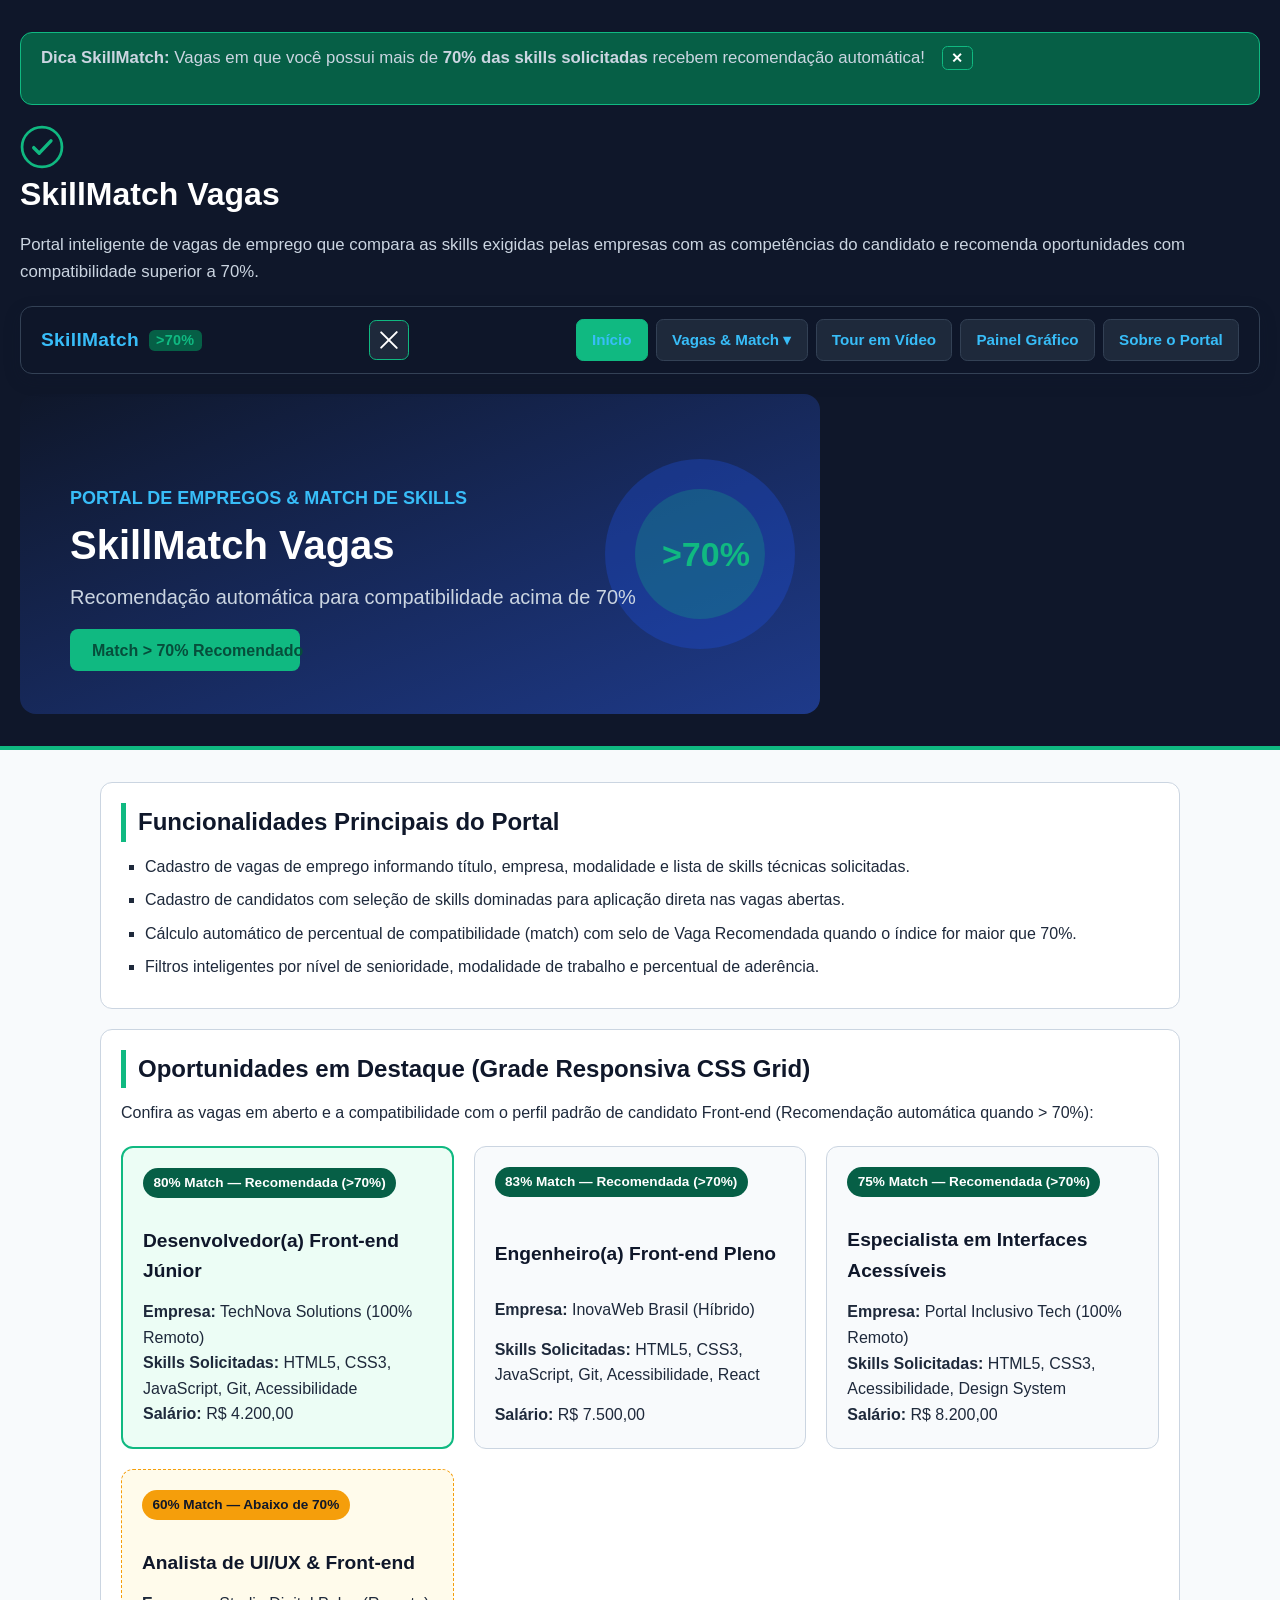
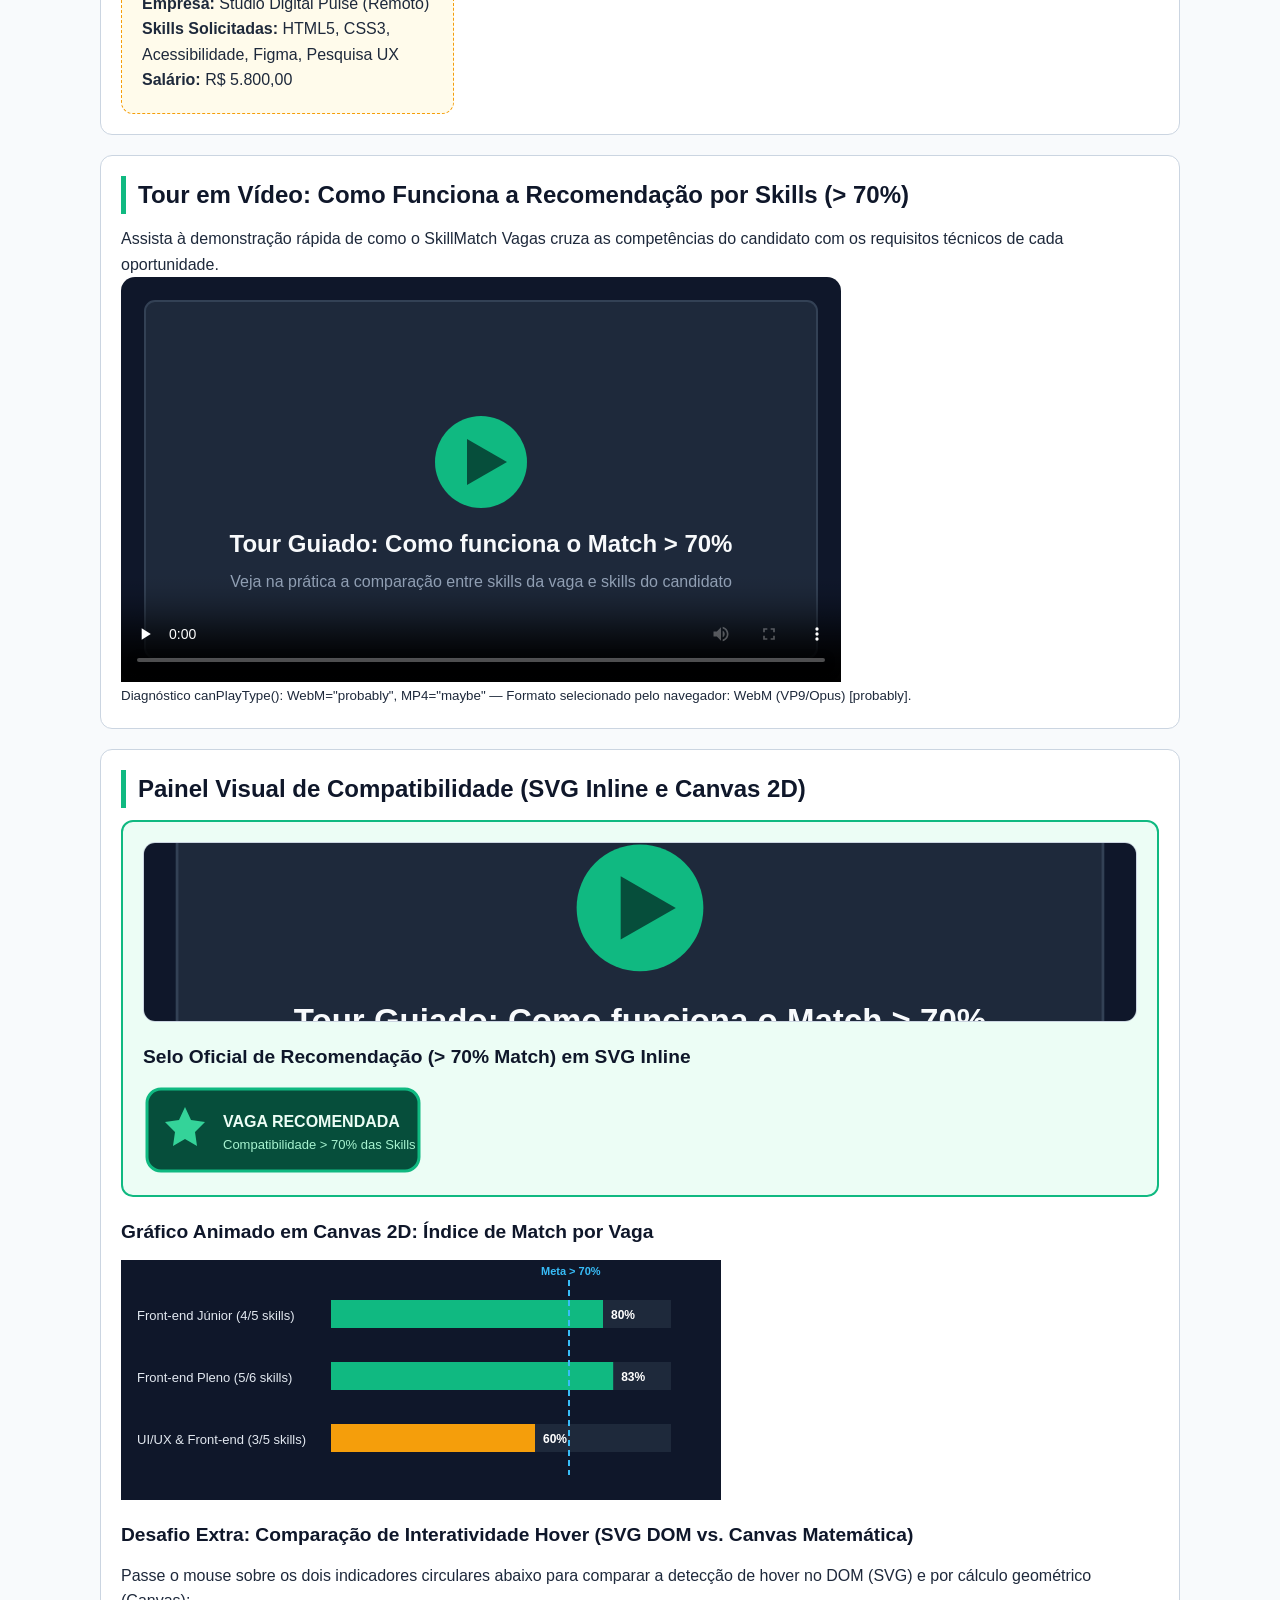
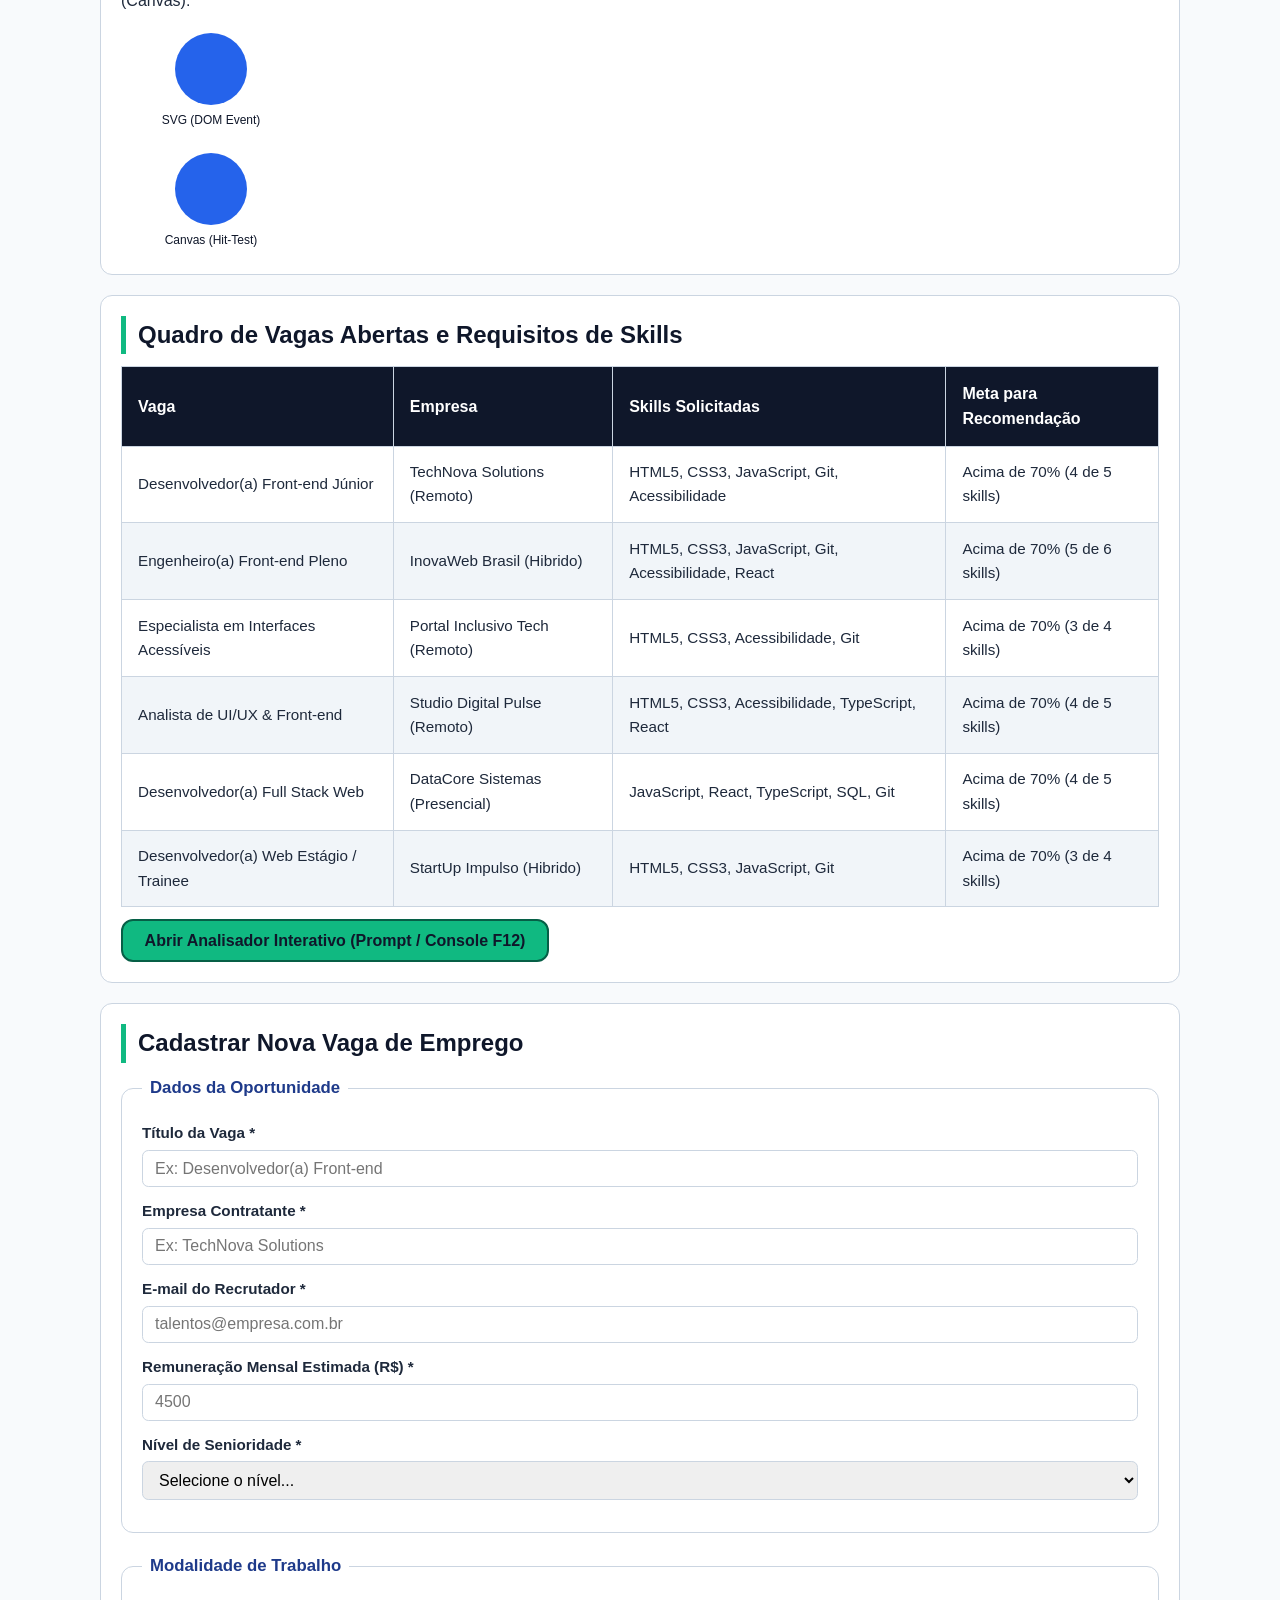
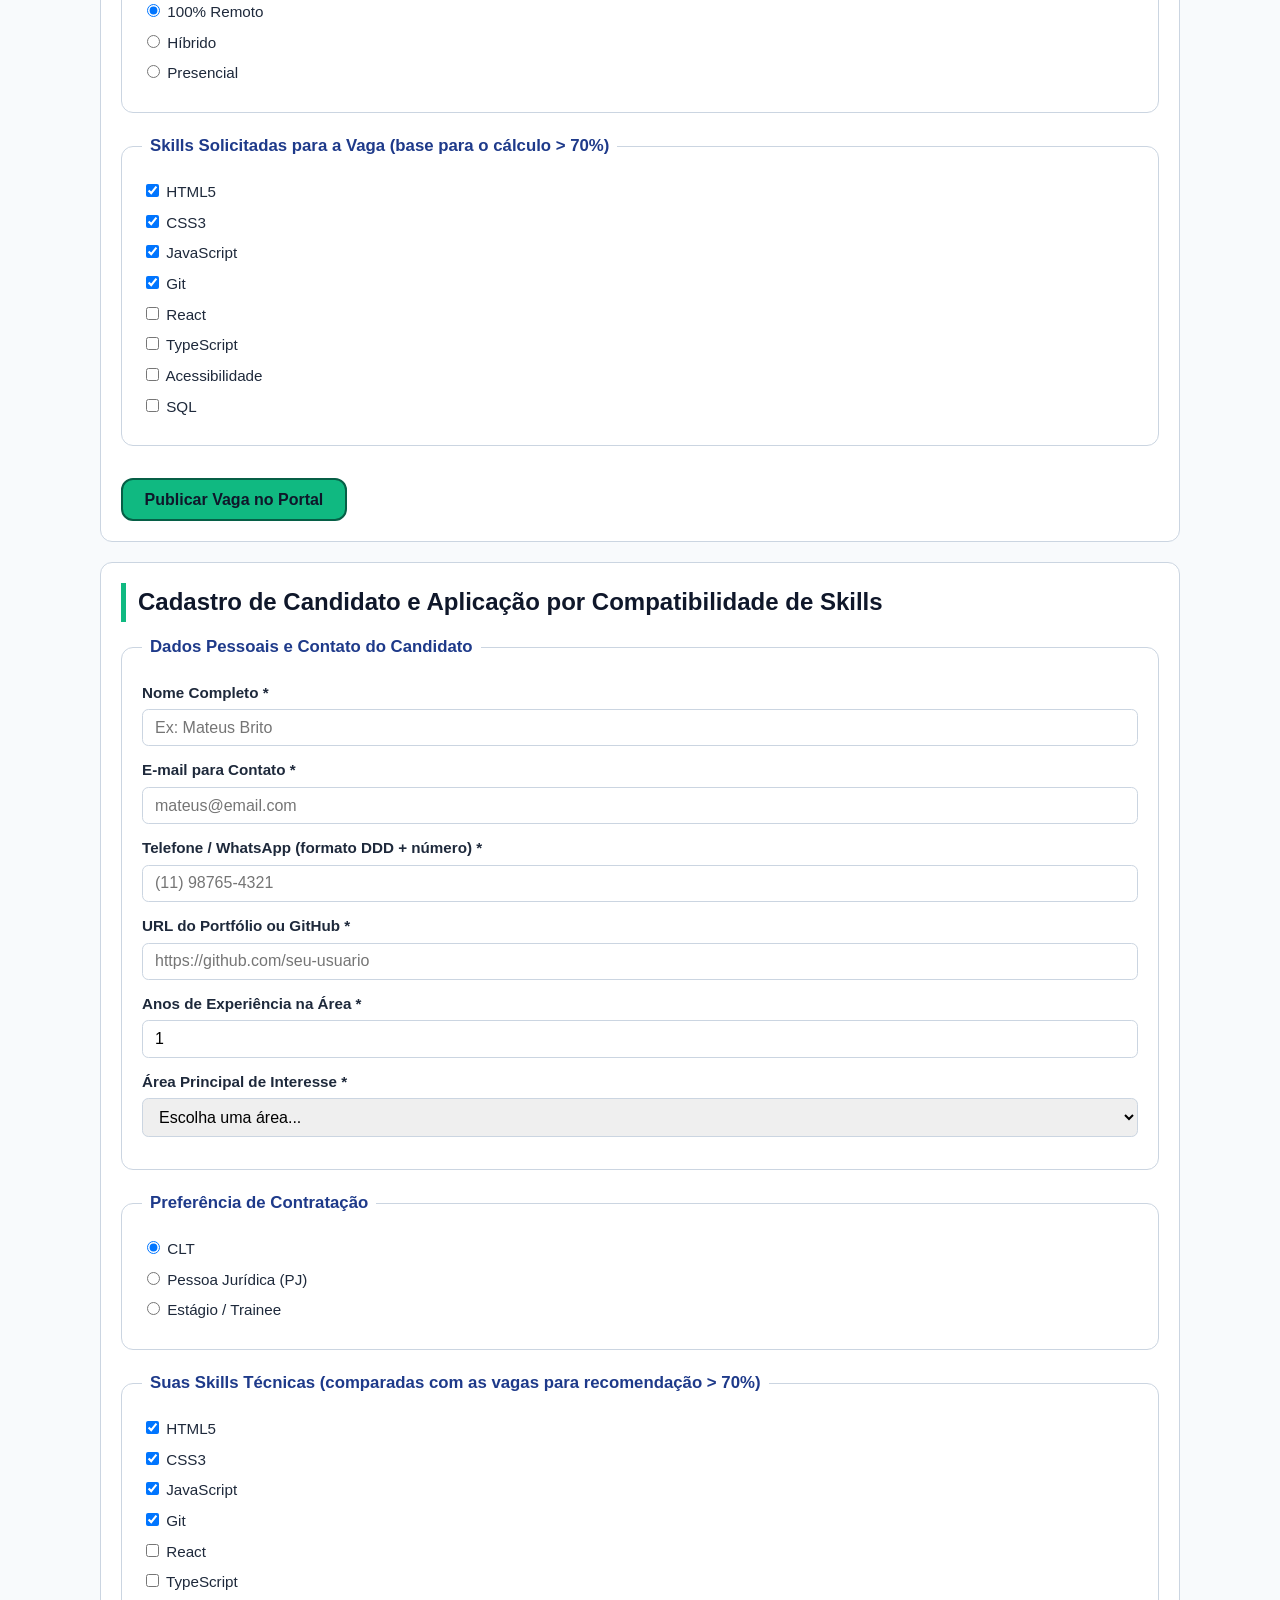
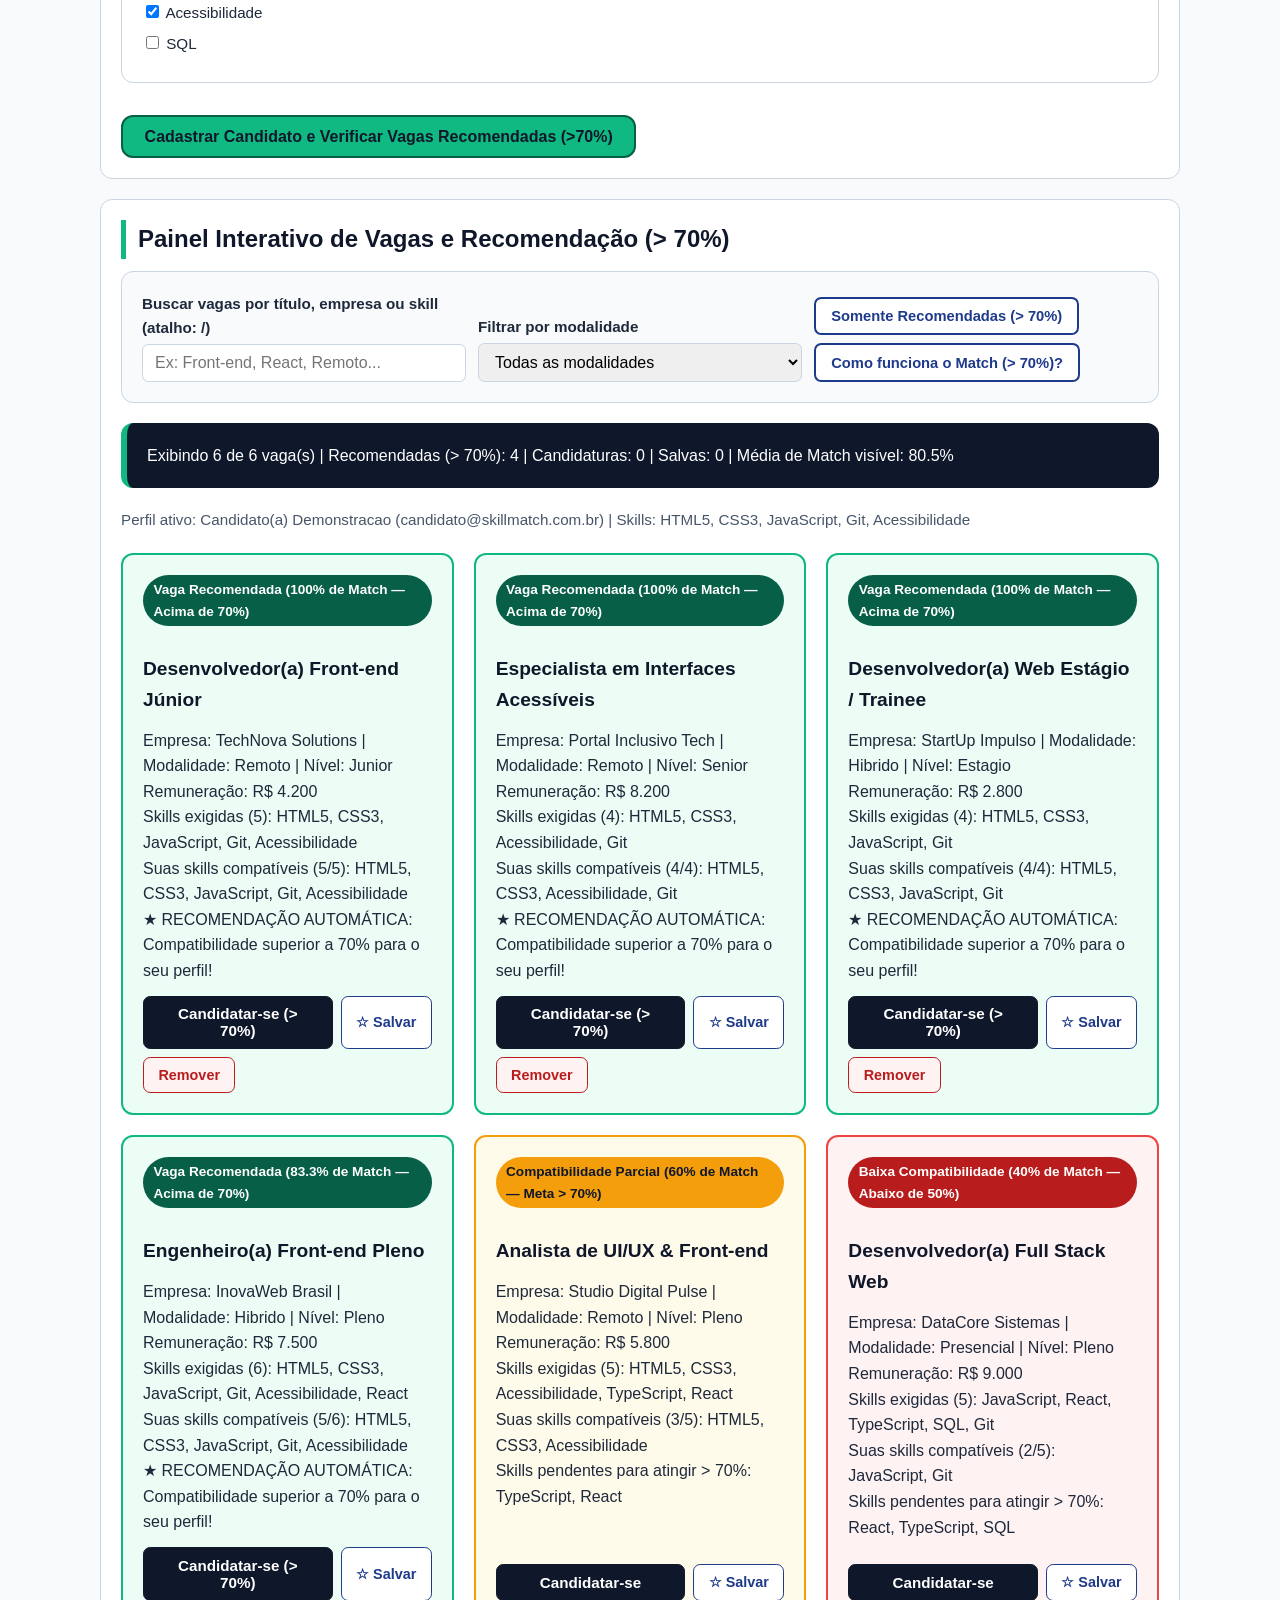
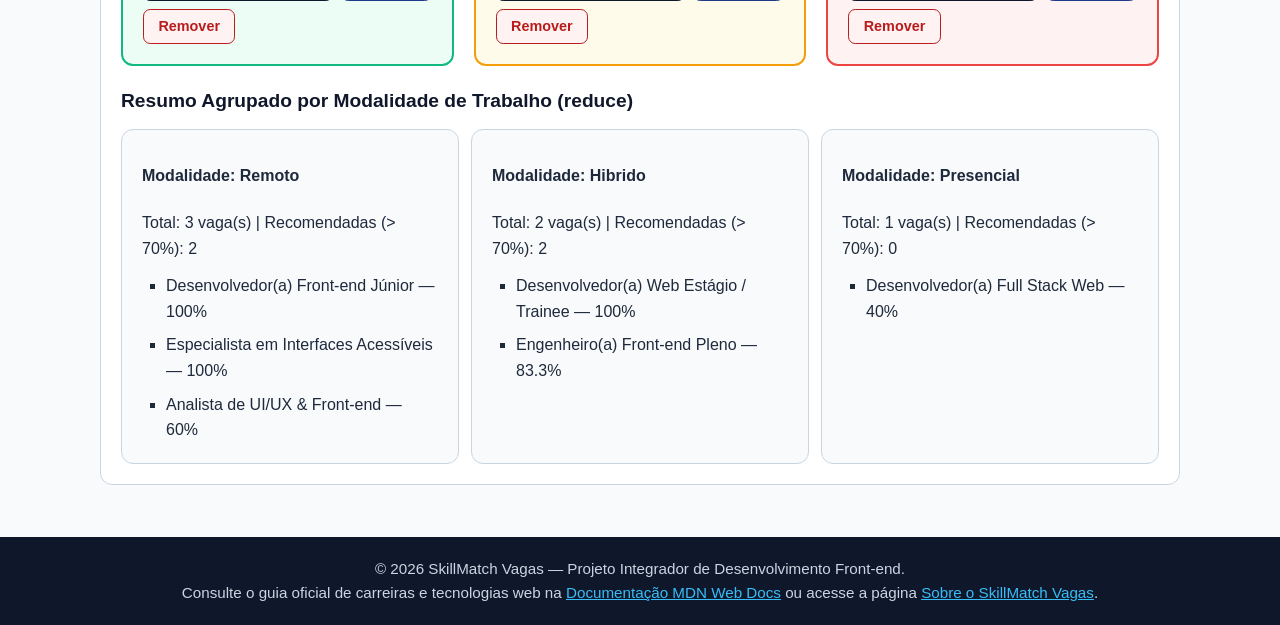
<file: index.html>
<!DOCTYPE html>
<html lang="pt-BR">
<head>
  <meta charset="UTF-8">
  <meta name="viewport" content="width=device-width, initial-scale=1.0">
  <title>SkillMatch Vagas - Portal de Empregos por Compatibilidade</title>
  <link rel="stylesheet" href="css/reset.css">
  <link rel="stylesheet" href="css/style.css">
</head>
<body>
  <header id="cabecalho-principal">
    <div role="status" aria-live="polite" id="aviso-match">
      <p>
        <strong>Dica SkillMatch:</strong> Vagas em que você possui mais de <strong>70% das skills solicitadas</strong> recebem recomendação automática!
        <button type="button" id="btn-fechar-aviso" class="botao-icone" aria-label="Fechar aviso de recomendação de vagas">✕</button>
      </p>
    </div>

    <!--
      Observação de escalabilidade vetorial (Aula 05 - Passo 5):
      Ao redimensionar a janela do navegador ou aplicar zoom de 200% a 400%, o logotipo e o selo em SVG inline
      permanecem perfeitamente nítidos sem serrilhamento (aliasing), pois seus elementos (<circle>, <path>, <polygon>)
      são recalculados matematicamente pelo navegador a partir do sistema de coordenadas definido no atributo viewBox.
    -->
    <h1>
      <svg viewBox="0 0 64 64" width="44" height="44" role="img" aria-labelledby="titulo-svg-logo">
        <title id="titulo-svg-logo">Logotipo SkillMatch Vagas: Selo de verificação com indicador de 70% de compatibilidade</title>
        <circle cx="32" cy="32" r="29" fill="#0f172a" stroke="#10b981" stroke-width="4" />
        <polyline points="20,33 28,41 45,23" fill="none" stroke="#10b981" stroke-width="5" stroke-linecap="round" stroke-linejoin="round" />
      </svg>
      SkillMatch Vagas
    </h1>
    <p>Portal inteligente de vagas de emprego que compara as skills exigidas pelas empresas com as competências do candidato e recomenda oportunidades com compatibilidade superior a 70%.</p>

    <!--
      Diagnóstico de Contexto de Empilhamento / Stacking Context (Aula 08 - Passo 5 e Desafio Extra):
      1. Problema diagnosticado: Os cards de vaga (.card-vaga:hover) e links com propriedade CSS `transform`
         criam novos contextos de empilhamento (stacking contexts) próprios. Sem um z-index explícito na
         .navbar-principal (que possui position: sticky), o submenu .dropdown-menu (position: absolute)
         poderia ser renderizado atrás de elementos transformados durante a rolagem.
      2. Lista de Contextos de Empilhamento na página (Desafio Extra):
         - Contexto 1 (Raiz): elemento <html> (contexto de empilhamento raiz do documento).
         - Contexto 2 (Navbar Sticky): <nav class="navbar-principal"> (criado por position: sticky + z-index: 100).
         - Contexto 3 (Submenu Dropdown): <ul class="dropdown-menu"> (criado por position: absolute + z-index: 110).
         - Contexto 4 (Cards interativos no hover): elementos .card-vaga e links do menu quando recebem transform: translateY(...).
    -->
    <nav aria-label="Navegação principal" class="navbar-principal">
      <div class="navbar-marca">
        <a href="#cabecalho-principal" class="marca-link">SkillMatch <span>&gt;70%</span></a>
      </div>

      <button type="button" class="botao-hamburguer" aria-label="Abrir menu de navegação" aria-expanded="false" aria-controls="menu-principal-lista">
        <span class="linha-hamburguer"></span>
        <span class="linha-hamburguer"></span>
        <span class="linha-hamburguer"></span>
      </button>

      <ul id="menu-principal-lista" class="menu-flex">
        <li><a href="#secao-sobre" class="ativo" aria-current="page">Início</a></li>
        <li class="tem-dropdown">
          <a href="#secao-grade-vagas" aria-haspopup="true">Vagas &amp; Match ▾</a>
          <ul class="dropdown-menu" aria-label="Submenu de Vagas e Compatibilidade">
            <li><a href="#resultado">Painel de Recomendações (&gt;70%)</a></li>
            <li><a href="#secao-grade-vagas">Oportunidades em Destaque</a></li>
            <li><a href="#secao-vagas">Tabela de Skills por Vaga</a></li>
            <li><a href="#secao-cadastro-vaga">Cadastrar Nova Vaga</a></li>
            <li><a href="#secao-candidatura">Candidatar-se e Comparar Skills</a></li>
          </ul>
        </li>
        <li><a href="#secao-midia">Tour em Vídeo</a></li>
        <li><a href="#secao-graficos">Painel Gráfico</a></li>
        <li><a href="sobre.html">Sobre o Portal</a></li>
      </ul>
    </nav>

    <img src="assets/images/banner-vagas.svg" alt="Banner do portal SkillMatch Vagas destacando a recomendação automática para candidatos com compatibilidade acima de 70%" width="800" height="320">
  </header>

  <main>
    <section id="secao-sobre" class="card">
      <h2>Funcionalidades Principais do Portal</h2>
      <ul class="lista-recursos">
        <li>Cadastro de vagas de emprego informando título, empresa, modalidade e lista de skills técnicas solicitadas.</li>
        <li>Cadastro de candidatos com seleção de skills dominadas para aplicação direta nas vagas abertas.</li>
        <li>Cálculo automático de percentual de compatibilidade (match) com selo de Vaga Recomendada quando o índice for maior que 70%.</li>
        <li>Filtros inteligentes por nível de senioridade, modalidade de trabalho e percentual de aderência.</li>
      </ul>
    </section>

    <section id="secao-grade-vagas" class="card">
      <h2>Oportunidades em Destaque (Grade Responsiva CSS Grid)</h2>
      <p>Confira as vagas em aberto e a compatibilidade com o perfil padrão de candidato Front-end (Recomendação automática quando &gt; 70%):</p>

      <div class="grade-vagas">
        <article class="card-vaga">
          <span class="tag-match">80% Match — Recomendada (&gt;70%)</span>
          <h3>Desenvolvedor(a) Front-end Júnior</h3>
          <p><strong>Empresa:</strong> TechNova Solutions (100% Remoto)</p>
          <p><strong>Skills Solicitadas:</strong> HTML5, CSS3, JavaScript, Git, Acessibilidade</p>
          <p><strong>Salário:</strong> R$ 4.200,00</p>
        </article>

        <article class="card-vaga">
          <span class="tag-match">83% Match — Recomendada (&gt;70%)</span>
          <h3>Engenheiro(a) Front-end Pleno</h3>
          <p><strong>Empresa:</strong> InovaWeb Brasil (Híbrido)</p>
          <p><strong>Skills Solicitadas:</strong> HTML5, CSS3, JavaScript, Git, Acessibilidade, React</p>
          <p><strong>Salário:</strong> R$ 7.500,00</p>
        </article>

        <article class="card-vaga">
          <span class="tag-match">75% Match — Recomendada (&gt;70%)</span>
          <h3>Especialista em Interfaces Acessíveis</h3>
          <p><strong>Empresa:</strong> Portal Inclusivo Tech (100% Remoto)</p>
          <p><strong>Skills Solicitadas:</strong> HTML5, CSS3, Acessibilidade, Design System</p>
          <p><strong>Salário:</strong> R$ 8.200,00</p>
        </article>

        <article class="card-vaga">
          <span class="tag-match">60% Match — Abaixo de 70%</span>
          <h3>Analista de UI/UX &amp; Front-end</h3>
          <p><strong>Empresa:</strong> Studio Digital Pulse (Remoto)</p>
          <p><strong>Skills Solicitadas:</strong> HTML5, CSS3, Acessibilidade, Figma, Pesquisa UX</p>
          <p><strong>Salário:</strong> R$ 5.800,00</p>
        </article>
      </div>
    </section>

    <section id="secao-midia" class="card">
      <h2>Tour em Vídeo: Como Funciona a Recomendação por Skills (&gt; 70%)</h2>
      <p>Assista à demonstração rápida de como o SkillMatch Vagas cruza as competências do candidato com os requisitos técnicos de cada oportunidade.</p>

      <!--
        Justificativa de preload="none" (Seção 6.1):
        Escolhemos preload="none" (em vez de "metadata" ou "auto") porque este vídeo demonstrativo encontra-se
        abaixo da dobra principal da página e sua reprodução é opcional. Com preload="none", o navegador não
        baixa nenhum byte do fluxo de vídeo no carregamento inicial (exibindo apenas a imagem leve do atributo poster),
        economizando dados móveis e largura de banda do visitante até que ele decida iniciar a reprodução.
      -->
      <video id="video-tour-match" controls preload="none" poster="assets/images/poster-video-match.svg" width="720" height="405">
        <source src="assets/media/guia-skillmatch.webm" type="video/webm">
        <source src="assets/media/guia-skillmatch.mp4" type="video/mp4">
        <track kind="subtitles" src="assets/media/legendas-match.vtt" srclang="pt-BR" label="Português (Brasil)" default>
        <p>Seu navegador não suporta a reprodução nativa de vídeo HTML5. Você pode baixar o vídeo em <a href="assets/media/guia-skillmatch.mp4">formato MP4</a>.</p>
      </video>

      <p><small id="diagnostico-midia">Verificando suporte de codecs no navegador via canPlayType()...</small></p>
    </section>

    <section id="secao-graficos" class="card">
      <h2>Painel Visual de Compatibilidade (SVG Inline e Canvas 2D)</h2>

      <div class="destaque">
        <img src="assets/images/poster-video-match.svg" alt="Capa ilustrativa da vaga em destaque com recomendação acima de 70%" class="imagem-capa-destaque">
        <h3>Selo Oficial de Recomendação (&gt; 70% Match) em SVG Inline</h3>
        <svg viewBox="0 0 280 90" width="280" height="90" role="img" aria-labelledby="titulo-selo-recomendacao">
          <title id="titulo-selo-recomendacao">Selo Vaga Recomendada: Compatibilidade de Skills superior a 70%</title>
          <rect x="4" y="4" width="272" height="82" rx="14" fill="#064e3b" stroke="#10b981" stroke-width="3" />
          <polygon points="42,22 48,35 62,37 52,47 54,61 42,54 30,61 32,47 22,37 36,35" fill="#34d399" />
          <text x="80" y="42" fill="#ecfdf5" font-family="Segoe UI, Arial, sans-serif" font-size="16" font-weight="bold">VAGA RECOMENDADA</text>
          <text x="80" y="64" fill="#a7f3d0" font-family="Segoe UI, Arial, sans-serif" font-size="13">Compatibilidade &gt; 70% das Skills</text>
        </svg>
      </div>

      <div>
        <h3>Gráfico Animado em Canvas 2D: Índice de Match por Vaga</h3>
        <canvas id="canvas-compatibilidade" width="600" height="240">
          Gráfico em barras horizontais apresentando o percentual de compatibilidade do candidato em 3 vagas: Desenvolvedor Front-end Júnior (80% - Recomendada, acima da meta de 70%), Engenheiro Front-end Pleno (83% - Recomendada, acima da meta de 70%) e Analista de UI/UX (60% - Abaixo da meta de 70%).
        </canvas>
      </div>

      <div>
        <h3>Desafio Extra: Comparação de Interatividade Hover (SVG DOM vs. Canvas Matemática)</h3>
        <p>Passe o mouse sobre os dois indicadores circulares abaixo para comparar a detecção de hover no DOM (SVG) e por cálculo geométrico (Canvas):</p>
        <div>
          <svg id="svg-hover-demo" viewBox="0 0 180 120" width="180" height="120" role="img" aria-labelledby="titulo-svg-hover">
            <title id="titulo-svg-hover">Indicador interativo em SVG que muda de cor ao passar o mouse</title>
            <circle id="svg-circulo-interativo" cx="90" cy="55" r="36" fill="#2563eb" />
            <text x="90" y="110" text-anchor="middle" fill="#0f172a" font-family="Segoe UI, Arial, sans-serif" font-size="12">SVG (DOM Event)</text>
          </svg>

          <canvas id="canvas-hover-demo" width="180" height="120">
            Indicador circular interativo desenhado em Canvas 2D que calcula matematicamente a distância do cursor para mudar de cor no hover.
          </canvas>
        </div>
      </div>
    </section>

    <section id="secao-vagas" class="card">
      <h2>Quadro de Vagas Abertas e Requisitos de Skills</h2>
      <table class="tabela-vagas">
        <thead>
          <tr>
            <th scope="col">Vaga</th>
            <th scope="col">Empresa</th>
            <th scope="col">Skills Solicitadas</th>
            <th scope="col">Meta para Recomendação</th>
          </tr>
        </thead>
        <tbody>
          <tr>
            <td>Desenvolvedor(a) Front-end Júnior</td>
            <td>TechNova Solutions</td>
            <td>HTML5, CSS3, JavaScript, Git, Acessibilidade</td>
            <td>Acima de 70% (4 de 5 skills)</td>
          </tr>
          <tr>
            <td>Engenheiro(a) Front-end Pleno</td>
            <td>InovaWeb Brasil</td>
            <td>HTML5, CSS3, JavaScript, React, TypeScript, Git</td>
            <td>Acima de 70% (5 de 6 skills)</td>
          </tr>
          <tr>
            <td>Analista de UI/UX &amp; Front-end</td>
            <td>Studio Digital Pulse</td>
            <td>HTML5, CSS3, Figma, Design System, Responsividade</td>
            <td>Acima de 70% (4 de 5 skills)</td>
          </tr>
        </tbody>
      </table>
      <p>
        <button type="button" id="btn-menu-logica" class="botao">Abrir Analisador Interativo (Prompt / Console F12)</button>
      </p>
    </section>

    <section id="secao-cadastro-vaga" class="card">
      <h2>Cadastrar Nova Vaga de Emprego</h2>
      <form id="form-cadastro-vaga" action="#" method="post">
        <fieldset>
          <legend>Dados da Oportunidade</legend>

          <div class="campo-form">
            <label for="vaga-titulo">Título da Vaga *</label>
            <input type="text" id="vaga-titulo" name="vagaTitulo" required minlength="4" placeholder="Ex: Desenvolvedor(a) Front-end">
          </div>

          <div class="campo-form">
            <label for="vaga-empresa">Empresa Contratante *</label>
            <input type="text" id="vaga-empresa" name="vagaEmpresa" required minlength="2" placeholder="Ex: TechNova Solutions">
          </div>

          <div class="campo-form">
            <label for="vaga-email-rh">E-mail do Recrutador *</label>
            <input type="email" id="vaga-email-rh" name="vagaEmailRh" required placeholder="talentos@empresa.com.br">
          </div>

          <div class="campo-form">
            <label for="vaga-salario">Remuneração Mensal Estimada (R$) *</label>
            <input type="number" id="vaga-salario" name="vagaSalario" required min="1500" max="50000" step="100" placeholder="4500">
          </div>

          <div class="campo-form">
            <label for="vaga-nivel">Nível de Senioridade *</label>
            <select id="vaga-nivel" name="vagaNivel" required>
              <option value="">Selecione o nível...</option>
              <option value="Estagio">Estágio</option>
              <option value="Junior">Júnior</option>
              <option value="Pleno">Pleno</option>
              <option value="Senior">Sênior</option>
              <option value="Especialista">Especialista</option>
            </select>
          </div>
        </fieldset>

        <fieldset>
          <legend>Modalidade de Trabalho</legend>
          <div class="opcoes-inline">
            <input type="radio" id="modalidade-remoto" name="vagaModalidade" value="Remoto" checked>
            <label for="modalidade-remoto">100% Remoto</label>
          </div>
          <div class="opcoes-inline">
            <input type="radio" id="modalidade-hibrido" name="vagaModalidade" value="Hibrido">
            <label for="modalidade-hibrido">Híbrido</label>
          </div>
          <div class="opcoes-inline">
            <input type="radio" id="modalidade-presencial" name="vagaModalidade" value="Presencial">
            <label for="modalidade-presencial">Presencial</label>
          </div>
        </fieldset>

        <fieldset>
          <legend>Skills Solicitadas para a Vaga (base para o cálculo &gt; 70%)</legend>
          <div class="opcoes-inline">
            <input type="checkbox" id="vaga-skill-html" name="vagaSkills" value="HTML5" checked>
            <label for="vaga-skill-html">HTML5</label>
          </div>
          <div class="opcoes-inline">
            <input type="checkbox" id="vaga-skill-css" name="vagaSkills" value="CSS3" checked>
            <label for="vaga-skill-css">CSS3</label>
          </div>
          <div class="opcoes-inline">
            <input type="checkbox" id="vaga-skill-js" name="vagaSkills" value="JavaScript" checked>
            <label for="vaga-skill-js">JavaScript</label>
          </div>
          <div class="opcoes-inline">
            <input type="checkbox" id="vaga-skill-git" name="vagaSkills" value="Git" checked>
            <label for="vaga-skill-git">Git</label>
          </div>
          <div class="opcoes-inline">
            <input type="checkbox" id="vaga-skill-react" name="vagaSkills" value="React">
            <label for="vaga-skill-react">React</label>
          </div>
          <div class="opcoes-inline">
            <input type="checkbox" id="vaga-skill-ts" name="vagaSkills" value="TypeScript">
            <label for="vaga-skill-ts">TypeScript</label>
          </div>
          <div class="opcoes-inline">
            <input type="checkbox" id="vaga-skill-a11y" name="vagaSkills" value="Acessibilidade">
            <label for="vaga-skill-a11y">Acessibilidade</label>
          </div>
          <div class="opcoes-inline">
            <input type="checkbox" id="vaga-skill-sql" name="vagaSkills" value="SQL">
            <label for="vaga-skill-sql">SQL</label>
          </div>
        </fieldset>

        <button type="submit" id="btn-publicar-vaga" class="botao">Publicar Vaga no Portal</button>
      </form>
    </section>

    <section id="secao-candidatura" class="card">
      <h2>Cadastro de Candidato e Aplicação por Compatibilidade de Skills</h2>
      <form id="form-candidato" action="#" method="post">
        <fieldset>
          <legend>Dados Pessoais e Contato do Candidato</legend>

          <div class="campo-form">
            <label for="cand-nome">Nome Completo *</label>
            <input type="text" id="cand-nome" name="candNome" required minlength="3" placeholder="Ex: Mateus Brito">
          </div>

          <div class="campo-form">
            <label for="cand-email">E-mail para Contato *</label>
            <input type="email" id="cand-email" name="candEmail" required placeholder="mateus@email.com">
          </div>

          <div class="campo-form">
            <label for="cand-telefone">Telefone / WhatsApp (formato DDD + número) *</label>
            <input type="tel" id="cand-telefone" name="candTelefone" required pattern="^\(?\d{2}\)?\s?\d{4,5}-?\d{4}$" placeholder="(11) 98765-4321">
          </div>

          <div class="campo-form">
            <label for="cand-portfolio">URL do Portfólio ou GitHub *</label>
            <input type="url" id="cand-portfolio" name="candPortfolio" required placeholder="https://github.com/seu-usuario">
          </div>

          <div class="campo-form">
            <label for="cand-experiencia">Anos de Experiência na Área *</label>
            <input type="number" id="cand-experiencia" name="candExperiencia" required min="0" max="40" value="1">
          </div>

          <div class="campo-form">
            <label for="cand-area">Área Principal de Interesse *</label>
            <select id="cand-area" name="candArea" required>
              <option value="">Escolha uma área...</option>
              <option value="frontend">Desenvolvimento Front-end</option>
              <option value="fullstack">Desenvolvimento Full Stack</option>
              <option value="uiux">UI/UX Design &amp; Acessibilidade</option>
              <option value="qa">Qualidade de Software (QA)</option>
              <option value="dados">Engenharia e Análise de Dados</option>
            </select>
          </div>
        </fieldset>

        <fieldset>
          <legend>Preferência de Contratação</legend>
          <div class="opcoes-inline">
            <input type="radio" id="regime-clt" name="candRegime" value="CLT" checked>
            <label for="regime-clt">CLT</label>
          </div>
          <div class="opcoes-inline">
            <input type="radio" id="regime-pj" name="candRegime" value="PJ">
            <label for="regime-pj">Pessoa Jurídica (PJ)</label>
          </div>
          <div class="opcoes-inline">
            <input type="radio" id="regime-estagio" name="candRegime" value="Estagio">
            <label for="regime-estagio">Estágio / Trainee</label>
          </div>
        </fieldset>

        <fieldset>
          <legend>Suas Skills Técnicas (comparadas com as vagas para recomendação &gt; 70%)</legend>
          <div class="opcoes-inline">
            <input type="checkbox" id="cand-skill-html" name="candSkills" value="HTML5" checked>
            <label for="cand-skill-html">HTML5</label>
          </div>
          <div class="opcoes-inline">
            <input type="checkbox" id="cand-skill-css" name="candSkills" value="CSS3" checked>
            <label for="cand-skill-css">CSS3</label>
          </div>
          <div class="opcoes-inline">
            <input type="checkbox" id="cand-skill-js" name="candSkills" value="JavaScript" checked>
            <label for="cand-skill-js">JavaScript</label>
          </div>
          <div class="opcoes-inline">
            <input type="checkbox" id="cand-skill-git" name="candSkills" value="Git" checked>
            <label for="cand-skill-git">Git</label>
          </div>
          <div class="opcoes-inline">
            <input type="checkbox" id="cand-skill-react" name="candSkills" value="React">
            <label for="cand-skill-react">React</label>
          </div>
          <div class="opcoes-inline">
            <input type="checkbox" id="cand-skill-ts" name="candSkills" value="TypeScript">
            <label for="cand-skill-ts">TypeScript</label>
          </div>
          <div class="opcoes-inline">
            <input type="checkbox" id="cand-skill-a11y" name="candSkills" value="Acessibilidade" checked>
            <label for="cand-skill-a11y">Acessibilidade</label>
          </div>
          <div class="opcoes-inline">
            <input type="checkbox" id="cand-skill-sql" name="candSkills" value="SQL">
            <label for="cand-skill-sql">SQL</label>
          </div>
        </fieldset>

        <button type="submit" id="btn-avaliar-candidatura" class="botao">Cadastrar Candidato e Verificar Vagas Recomendadas (&gt;70%)</button>
      </form>
    </section>

    <section id="resultado" class="card">
      <h2>Painel Interativo de Vagas e Recomendação (&gt; 70%)</h2>

      <div class="barra-controles-dom">
        <div class="campo-form controle-busca">
          <label for="busca-vagas">Buscar vagas por título, empresa ou skill (atalho: /)</label>
          <input type="search" id="busca-vagas" name="buscaVagas" placeholder="Ex: Front-end, React, Remoto..." autocomplete="off">
        </div>

        <div class="campo-form controle-filtro">
          <label for="filtro-modalidade">Filtrar por modalidade</label>
          <select id="filtro-modalidade" name="filtroModalidade">
            <option value="todas">Todas as modalidades</option>
            <option value="Remoto">100% Remoto</option>
            <option value="Hibrido">Híbrido</option>
            <option value="Presencial">Presencial</option>
          </select>
        </div>

        <div class="grupo-botoes-estado">
          <button type="button" id="btn-filtro-recomendadas" class="botao-estado" aria-pressed="false">
            Somente Recomendadas (&gt; 70%)
          </button>

          <button type="button" id="btn-painel-detalhes" class="botao-estado" aria-expanded="false" aria-controls="painel-detalhes-match">
            Como funciona o Match (&gt; 70%)?
          </button>
        </div>
      </div>

      <div id="painel-detalhes-match" class="painel-detalhes" hidden>
        <h3>Regra de Compatibilidade SkillMatch</h3>
        <p>
          O sistema compara as skills do candidato com as skills solicitadas em cada vaga.
          Vagas com percentual <strong>superior a 70%</strong> recebem o selo de recomendação automática.
          Use <strong>Tab</strong>, <strong>Enter</strong> ou <strong>Espaço</strong> para interagir pelo teclado e <strong>Escape</strong> (ou clique fora) para fechar este painel.
        </p>
      </div>

      <p id="resumo-vagas-dom" class="resumo-painel" aria-live="polite">
        Carregando resumo das vagas...
      </p>

      <p id="perfil-ativo-dom" class="perfil-ativo-info"></p>

      <ul id="lista-vagas-dom" class="lista-resultados-dom" aria-label="Lista interativa de vagas analisadas"></ul>

      <h3>Resumo Agrupado por Modalidade de Trabalho (reduce)</h3>
      <div id="agrupamento-modalidades-dom" class="agrupamento-categorias"></div>
    </section>
  </main>

  <footer>
    <p>&copy; 2026 SkillMatch Vagas — Projeto Integrador de Desenvolvimento Front-end.</p>
    <p>
      Consulte o guia oficial de carreiras e tecnologias web na
      <a href="https://developer.mozilla.org/pt-BR/docs/Learn" target="_blank" rel="noopener noreferrer">Documentação MDN Web Docs</a>
      ou acesse a página <a href="sobre.html">Sobre o SkillMatch Vagas</a>.
    </p>
  </footer>

  <script>
    (function verificarFormatosMidia() {
      const video = document.getElementById('video-tour-match');
      const saida = document.getElementById('diagnostico-midia');
      if (!video || !saida) return;

      const mimeWebm = 'video/webm; codecs="vp8, vorbis"';
      const mimeMp4 = 'video/mp4; codecs="avc1.42E01E, mp4a.40.2"';
      const suporteWebm = video.canPlayType(mimeWebm) || video.canPlayType('video/webm');
      const suporteMp4 = video.canPlayType(mimeMp4) || video.canPlayType('video/mp4');

      let escolhido = 'nenhum formato detectado';
      if (suporteWebm === 'probably' || suporteWebm === 'maybe') {
        escolhido = 'WebM (VP9/Opus) [' + suporteWebm + ']';
      } else if (suporteMp4 === 'probably' || suporteMp4 === 'maybe') {
        escolhido = 'MP4 (H.264/AAC) [' + suporteMp4 + ']';
      }

      saida.textContent = 'Diagnóstico canPlayType(): WebM="' + suporteWebm + '", MP4="' + suporteMp4 + '" — Formato selecionado pelo navegador: ' + escolhido + '.';
    })();

    (function iniciarGraficoCanvasEComparacao() {
      const canvasGrafico = document.getElementById('canvas-compatibilidade');
      if (canvasGrafico && canvasGrafico.getContext) {
        const ctx = canvasGrafico.getContext('2d');
        const dadosVagas = [
          { nome: 'Front-end Júnior (4/5 skills)', percentual: 80 },
          { nome: 'Front-end Pleno (5/6 skills)', percentual: 83 },
          { nome: 'UI/UX & Front-end (3/5 skills)', percentual: 60 }
        ];
        let progressoAnimacao = 0;

        function desenharQuadro() {
          // Uso obrigatório de clearRect() a cada frame para evitar acúmulo visual (Erro 2 da Aula 05)
          ctx.clearRect(0, 0, canvasGrafico.width, canvasGrafico.height);

          ctx.fillStyle = '#0f172a';
          ctx.fillRect(0, 0, canvasGrafico.width, canvasGrafico.height);

          const margemEsq = 210;
          const larguraMaxBarra = 340;
          const xLinhaCorte70 = margemEsq + (larguraMaxBarra * 0.70);

          dadosVagas.forEach(function(item, indice) {
            const y = 40 + indice * 62;
            const valorAtual = Math.min(item.percentual, progressoAnimacao);
            const larguraBarra = (valorAtual / 100) * larguraMaxBarra;

            ctx.fillStyle = '#e2e8f0';
            ctx.font = '13px Segoe UI, Arial, sans-serif';
            ctx.fillText(item.nome, 16, y + 20);

            ctx.fillStyle = '#1e293b';
            ctx.fillRect(margemEsq, y, larguraMaxBarra, 28);

            // Verde se > 70% (Recomendada), âmbar caso contrário
            ctx.fillStyle = item.percentual > 70 ? '#10b981' : '#f59e0b';
            ctx.fillRect(margemEsq, y, larguraBarra, 28);

            ctx.fillStyle = '#ffffff';
            ctx.font = 'bold 12px Segoe UI, Arial, sans-serif';
            ctx.fillText(Math.round(valorAtual) + '%', margemEsq + larguraBarra + 8, y + 19);
          });

          // Linha tracejada demarcando o corte de 70% para recomendação
          ctx.save();
          ctx.strokeStyle = '#38bdf8';
          ctx.lineWidth = 2;
          ctx.setLineDash([6, 4]);
          ctx.beginPath();
          ctx.moveTo(xLinhaCorte70, 20);
          ctx.lineTo(xLinhaCorte70, 215);
          ctx.stroke();
          ctx.fillStyle = '#38bdf8';
          ctx.font = 'bold 11px Segoe UI, Arial, sans-serif';
          ctx.fillText('Meta > 70%', xLinhaCorte70 - 28, 15);
          ctx.restore();

          if (progressoAnimacao < 100) {
            progressoAnimacao += 1.5;
            requestAnimationFrame(desenharQuadro);
          }
        }

        requestAnimationFrame(desenharQuadro);
      }

      // Desafio Extra (Aula 05): Comparação de linhas entre hover no SVG (DOM) vs. Canvas (cálculo geométrico)
      // 1) No SVG: apenas 3 linhas com addEventListener direto no elemento DOM <circle>
      const svgCirculo = document.getElementById('svg-circulo-interativo');
      if (svgCirculo) {
        svgCirculo.addEventListener('mouseenter', function() { svgCirculo.setAttribute('fill', '#10b981'); });
        svgCirculo.addEventListener('mouseleave', function() { svgCirculo.setAttribute('fill', '#2563eb'); });
      }

      // 2) No Canvas: requer ~20 linhas para armazenar estado, calcular distância euclidiana do mouse ao centro e redesenhar com clearRect()
      const canvasHover = document.getElementById('canvas-hover-demo');
      if (canvasHover && canvasHover.getContext) {
        const ctxHover = canvasHover.getContext('2d');
        const cx = 90, cy = 55, raio = 36;
        let mouseSobreCirculo = false;

        function renderizarCirculoCanvas() {
          ctxHover.clearRect(0, 0, canvasHover.width, canvasHover.height);
          ctxHover.beginPath();
          ctxHover.arc(cx, cy, raio, 0, Math.PI * 2);
          ctxHover.fillStyle = mouseSobreCirculo ? '#10b981' : '#2563eb';
          ctxHover.fill();
          ctxHover.fillStyle = '#0f172a';
          ctxHover.font = '12px Segoe UI, Arial, sans-serif';
          ctxHover.textAlign = 'center';
          ctxHover.fillText('Canvas (Hit-Test)', cx, 110);
        }

        canvasHover.addEventListener('mousemove', function(evento) {
          const rect = canvasHover.getBoundingClientRect();
          const mouseX = evento.clientX - rect.left;
          const mouseY = evento.clientY - rect.top;
          const distancia = Math.hypot(mouseX - cx, mouseY - cy);
          const novoEstado = distancia <= raio;
          if (novoEstado !== mouseSobreCirculo) {
            mouseSobreCirculo = novoEstado;
            renderizarCirculoCanvas();
          }
        });

        canvasHover.addEventListener('mouseleave', function() {
          mouseSobreCirculo = false;
          renderizarCirculoCanvas();
        });

        renderizarCirculoCanvas();
      }
    })();
  </script>
  <script src="js/logica.js" defer></script>
  <script src="js/script.js" defer></script>
</body>
</html>
</file>
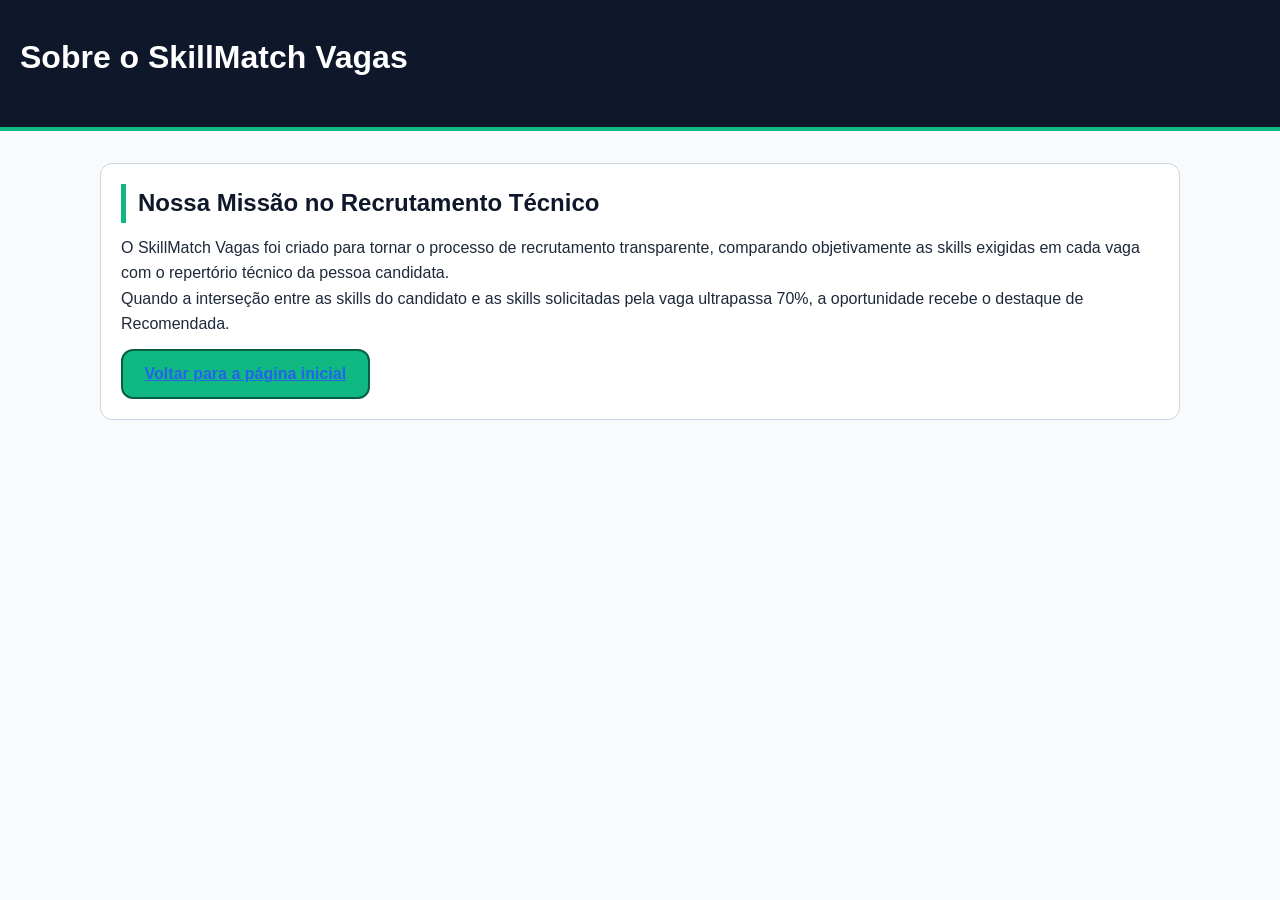
<file: sobre.html>
<!DOCTYPE html>
<html lang="pt-BR">
<head>
  <meta charset="UTF-8">
  <meta name="viewport" content="width=device-width, initial-scale=1.0">
  <title>Sobre - SkillMatch Vagas</title>
  <link rel="stylesheet" href="css/reset.css">
  <link rel="stylesheet" href="css/style.css">
</head>
<body>
  <header id="cabecalho-principal">
    <h1>Sobre o SkillMatch Vagas</h1>
  </header>
  <main>
    <section class="card">
      <h2>Nossa Missão no Recrutamento Técnico</h2>
      <p>O SkillMatch Vagas foi criado para tornar o processo de recrutamento transparente, comparando objetivamente as skills exigidas em cada vaga com o repertório técnico da pessoa candidata.</p>
      <p>Quando a interseção entre as skills do candidato e as skills solicitadas pela vaga ultrapassa 70%, a oportunidade recebe o destaque de Recomendada.</p>
      <p><a href="index.html" class="botao">Voltar para a página inicial</a></p>
    </section>
  </main>
</body>
</html>
</file>
<file: css/style.css>
/* ==========================================================================
   Folha de Estilo Principal - SkillMatch Vagas (Aula 06)
   ========================================================================== */

/* Passo 2: Variáveis CSS no :root (cores, espaçamentos, raio de borda e sombra) */
:root {
  --cor-primaria: #0f172a;
  --cor-secundaria: #1e3a8a;
  --cor-destaque: #10b981;
  --cor-destaque-escura: #065f46;
  --cor-alerta: #f59e0b;
  --cor-fundo: #f8fafc;
  --cor-superficie: #ffffff;
  --cor-texto: #1e293b;
  --cor-texto-suave: #475569;
  --cor-borda: #cbd5e1;
  --espacamento-pequeno: 0.75rem;
  --espacamento-base: 1.25rem;
  --espacamento-grande: 2rem;
  --raio-borda: 0.75rem;
}

/*
   Passo 9: Justificativa do uso de rem (e nunca px) em todos os font-size:
   Utilizamos a unidade relativa "rem" (root em) para todos os tamanhos de fonte
   porque ela respeita a preferência de tamanho de fonte configurada pelo usuário
   no navegador/sistema operacional, garantindo acessibilidade visual e escalabilidade
   proporcional em toda a interface.
*/
html {
  font-size: 100%;
  scroll-behavior: smooth;
}

body {
  font-family: "Segoe UI", Roboto, Helvetica, Arial, sans-serif;
  font-size: 1rem;
  line-height: 1.6;
  color: var(--cor-texto);
  background-color: var(--cor-fundo);
}

/* Passo 4: Seletor de ID para um elemento único da página (#cabecalho-principal) */
#cabecalho-principal {
  background-color: var(--cor-primaria);
  color: var(--cor-superficie);
  padding: var(--espacamento-grande) var(--espacamento-base);
  border-bottom: 4px solid var(--cor-destaque);
  margin-bottom: var(--espacamento-grande);
}

#cabecalho-principal h1 {
  font-size: 2rem;
  margin-bottom: var(--espacamento-pequeno);
  color: var(--cor-superficie);
}

#cabecalho-principal p {
  font-size: 1.05rem;
  color: var(--cor-borda);
  margin-bottom: var(--espacamento-base);
}

#aviso-match {
  background-color: var(--cor-destaque-escura);
  color: var(--cor-superficie);
  padding: var(--espacamento-pequeno) var(--espacamento-base);
  border-radius: var(--raio-borda);
  border: 1px solid var(--cor-destaque);
  margin-bottom: var(--espacamento-base);
}

main {
  max-width: 1120px;
  margin: 0 auto;
  padding: 0 var(--espacamento-base) var(--espacamento-grande);
}

/*
   Passo 5: Uso intencional de combinadores (filho direto > e agrupamento ,):
   O combinador de filho direto (main > section) foi escolhido intencionalmente para
   aplicar o espaçamento e estilo de bloco apenas às seções de primeiro nível dentro
   do <main>, sem afetar eventuais subseções internas no futuro.
*/
main > section {
  margin-bottom: var(--espacamento-grande);
}

h2,
h3 {
  color: var(--cor-primaria);
  margin-bottom: var(--espacamento-pequeno);
}

h2 {
  font-size: 1.5rem;
  border-left: 5px solid var(--cor-destaque);
  padding-left: var(--espacamento-pequeno);
}

h3 {
  font-size: 1.2rem;
  margin-top: var(--espacamento-base);
}

/* Passo 3 e Passo 6: Seletores de classe reutilizáveis (.card, .destaque, .botao)
   com Box Model explícito (padding, border, margin) */
.card {
  background-color: var(--cor-superficie);
  padding: var(--espacamento-base);
  border: 1px solid var(--cor-borda);
  border-radius: var(--raio-borda);
  margin-bottom: var(--espacamento-base);
}

.destaque {
  background-color: #ecfdf5;
  border: 2px solid var(--cor-destaque);
  padding: var(--espacamento-base);
  border-radius: var(--raio-borda);
  margin-bottom: var(--espacamento-base);
}

.botao {
  display: inline-block;
  font-size: 1rem;
  font-weight: 600;
  color: var(--cor-primaria);
  background-color: var(--cor-destaque);
  padding: 0.65rem 1.35rem;
  border: 2px solid var(--cor-destaque-escura);
  border-radius: var(--raio-borda);
  margin-top: var(--espacamento-pequeno);
  cursor: pointer;
}

.botao:hover {
  background-color: #34d399;
}

.botao-icone {
  font-size: 0.9rem;
  font-weight: 700;
  color: var(--cor-superficie);
  background-color: transparent;
  padding: 0.2rem 0.55rem;
  border: 1px solid var(--cor-destaque);
  border-radius: 0.35rem;
  margin-left: var(--espacamento-pequeno);
  cursor: pointer;
}

/* Passo 7: Estilização dos 4 estados de link na ordem correta LoVe/HAte
   (a:link -> a:visited -> a:hover -> a:active) */
a:link {
  color: #2563eb;
  text-decoration: underline;
}

a:visited {
  color: #7c3aed;
}

a:hover {
  color: var(--cor-destaque-escura);
  text-decoration: none;
}

a:active {
  color: var(--cor-alerta);
}

#cabecalho-principal a:link,
#cabecalho-principal a:visited {
  color: #38bdf8;
}

#cabecalho-principal a:hover,
#cabecalho-principal a:active {
  color: var(--cor-destaque);
}

/* Passo 8: Estilização da lista e da tabela com list-style-type, border-collapse e padding */
.lista-recursos {
  list-style-type: square;
  padding-left: 1.5rem;
  margin-top: var(--espacamento-pequeno);
}

.lista-recursos > li {
  margin-bottom: 0.5rem;
  font-size: 1rem;
}

.tabela-vagas {
  width: 100%;
  border-collapse: collapse;
  margin-top: var(--espacamento-pequeno);
  background-color: var(--cor-superficie);
}

.tabela-vagas th,
.tabela-vagas td {
  padding: 0.85rem 1rem;
  border: 1px solid var(--cor-borda);
  text-align: left;
  font-size: 0.95rem;
}

.tabela-vagas th {
  background-color: var(--cor-primaria);
  color: var(--cor-superficie);
  font-size: 1rem;
}

.tabela-vagas tbody tr:nth-child(even) {
  background-color: #f1f5f9;
}

/* Estilização dos formulários sem conflito de especificidade */
fieldset {
  padding: var(--espacamento-base);
  border: 1px solid var(--cor-borda);
  border-radius: var(--raio-borda);
  margin-bottom: var(--espacamento-base);
}

legend {
  font-size: 1.05rem;
  font-weight: 700;
  color: var(--cor-secundaria);
  padding: 0 0.5rem;
}

.campo-form {
  margin-bottom: var(--espacamento-pequeno);
}

.campo-form label {
  display: block;
  font-size: 0.95rem;
  font-weight: 600;
  margin-bottom: 0.25rem;
}

.campo-form input,
.campo-form select {
  width: 100%;
  padding: 0.55rem 0.75rem;
  font-size: 1rem;
  border: 1px solid var(--cor-borda);
  border-radius: 0.4rem;
}

.opcoes-inline {
  margin-bottom: 0.4rem;
  font-size: 0.95rem;
}

/* Desafio Extra (Aula 06): Imagem de capa em card de destaque usando object-fit: cover
   para evitar distorção mesmo quando a proporção original do banner é widescreen */
.imagem-capa-destaque {
  width: 100%;
  height: 180px;
  object-fit: cover;
  border-radius: var(--raio-borda);
  border: 1px solid var(--cor-borda);
  margin-bottom: var(--espacamento-pequeno);
}

footer {
  background-color: var(--cor-primaria);
  color: var(--cor-borda);
  padding: var(--espacamento-base);
  text-align: center;
  font-size: 0.95rem;
}

footer a:link,
footer a:visited {
  color: #38bdf8;
}

/* ==========================================================================
   Aula 07 e Aula 08: Navbar Flexbox com Sticky, Estado .ativo, Dropdown e Hambúrguer
   ========================================================================== */

/* Aula 08 (Passos 2 e 4): Navbar usa Flexbox para alinhar logo/marca e menu,
   com position: sticky no topo da viewport e z-index para preservar o empilhamento */
.navbar-principal {
  position: sticky;
  top: 0;
  z-index: 100;
  display: flex;
  align-items: center;
  justify-content: space-between;
  flex-wrap: wrap;
  gap: var(--espacamento-pequeno);
  background-color: rgba(15, 23, 42, 0.97);
  padding: 0.75rem var(--espacamento-base);
  margin: var(--espacamento-base) 0;
  border-radius: var(--raio-borda);
  border: 1px solid #334155;
  box-shadow: 0 6px 16px rgba(15, 23, 42, 0.25);
}

.navbar-marca .marca-link:link,
.navbar-marca .marca-link:visited {
  font-size: 1.2rem;
  font-weight: 800;
  color: var(--cor-superficie);
  text-decoration: none;
  letter-spacing: 0.02rem;
}

.navbar-marca .marca-link span {
  color: var(--cor-destaque);
  background-color: var(--cor-destaque-escura);
  padding: 0.15rem 0.45rem;
  border-radius: 0.35rem;
  font-size: 0.9rem;
  margin-left: 0.25rem;
}

.menu-flex {
  display: flex;
  align-items: center;
  flex-wrap: wrap;
  gap: 0.5rem;
  list-style: none;
  padding: 0;
}

.menu-flex a:link,
.menu-flex a:visited {
  display: inline-block;
  padding: 0.5rem 0.95rem;
  background-color: #1e293b;
  color: var(--cor-superficie);
  text-decoration: none;
  border-radius: 0.45rem;
  border: 1px solid #334155;
  font-size: 0.95rem;
  font-weight: 600;
  transition: transform 0.2s ease, background-color 0.2s ease, border-color 0.2s ease;
}

/* Aula 08 (Passo 2): Estado .ativo aplicado ao item correspondente à seção atual */
.menu-flex a.ativo:link,
.menu-flex a.ativo:visited {
  background-color: var(--cor-destaque);
  color: var(--cor-primaria);
  border-color: var(--cor-destaque);
}

.menu-flex a:hover,
.menu-flex a:focus-visible {
  background-color: var(--cor-destaque);
  color: var(--cor-primaria);
  border-color: var(--cor-destaque);
  transform: translateY(-2px);
  outline: 2px solid var(--cor-superficie);
  outline-offset: 2px;
}

/* Aula 08 (Passo 3): Item pai com position: relative e dropdown funcional via :hover
   sem 'buracos' (top: 100% + padding-top interno) para não fechar prematuramente */
.tem-dropdown {
  position: relative;
}

.dropdown-menu {
  display: none;
  position: absolute;
  top: 100%;
  left: 0;
  z-index: 110;
  min-width: 270px;
  list-style: none;
  padding: 0.4rem;
  margin: 0;
  background-color: var(--cor-primaria);
  border: 1px solid var(--cor-destaque);
  border-radius: 0.5rem;
  box-shadow: 0 12px 24px rgba(15, 23, 42, 0.35);
}

.tem-dropdown:hover > .dropdown-menu,
.tem-dropdown:focus-within > .dropdown-menu {
  display: block;
}

.dropdown-menu li {
  margin-bottom: 0.25rem;
}

.dropdown-menu li:last-child {
  margin-bottom: 0;
}

.dropdown-menu a:link,
.dropdown-menu a:visited {
  display: block;
  width: 100%;
  font-size: 0.9rem;
  padding: 0.5rem 0.75rem;
  border-color: transparent;
}

/* Aula 08 (Passo 6) + Funcionalidade Interativa: Botão hambúrguer e controle de exibição do menu */
.botao-hamburguer {
  display: inline-flex;
  flex-direction: column;
  justify-content: center;
  gap: 0.28rem;
  width: 2.5rem;
  height: 2.5rem;
  padding: 0.45rem;
  background-color: #1e293b;
  border: 1px solid var(--cor-destaque);
  border-radius: 0.45rem;
  cursor: pointer;
  transition: background-color 0.2s ease, transform 0.2s ease;
}

.botao-hamburguer:hover,
.botao-hamburguer:focus-visible {
  background-color: var(--cor-destaque-escura);
  outline: 2px solid var(--cor-superficie);
  outline-offset: 2px;
}

.linha-hamburguer {
  display: block;
  width: 100%;
  height: 2px;
  background-color: var(--cor-superficie);
  border-radius: 2px;
  transition: transform 0.22s ease, opacity 0.22s ease;
}

/* Animação do ícone hambúrguer para "X" quando aria-expanded="true" (.ativo) */
.botao-hamburguer.menu-ativo .linha-hamburguer:nth-child(1) {
  transform: translateY(6px) rotate(45deg);
}

.botao-hamburguer.menu-ativo .linha-hamburguer:nth-child(2) {
  opacity: 0;
}

.botao-hamburguer.menu-ativo .linha-hamburguer:nth-child(3) {
  transform: translateY(-6px) rotate(-45deg);
}

/* Quando recolhido pelo botão hambúrguer em qualquer largura de tela */
.menu-flex.menu-oculto {
  display: none;
}

/* Em telas estreitas, o menu fica em coluna ocupando 100% da largura quando aberto */
@media (max-width: 768px) {
  .menu-flex {
    display: none;
    flex-direction: column;
    align-items: stretch;
    width: 100%;
    margin-top: 0.5rem;
  }

  .menu-flex.menu-aberto {
    display: flex;
  }

  .menu-flex li,
  .menu-flex a:link,
  .menu-flex a:visited {
    width: 100%;
  }

  .dropdown-menu {
    position: static;
    width: 100%;
    margin-top: 0.25rem;
    box-shadow: none;
  }
}

/* Passo 2: Seção de grade responsiva usando CSS Grid com repeat(auto-fit, minmax(...))
   sem necessidade de media query */
.grade-vagas {
  display: grid;
  grid-template-columns: repeat(auto-fit, minmax(250px, 1fr));
  gap: var(--espacamento-base);
  margin-top: var(--espacamento-base);
}

/*
   Passo 4: Animação de hover usando transform (e nunca width/height):
   Usamos transform: translateY(-4px) scale(1.01) porque transform é processado
   na etapa de Composite (GPU), sem disparar recálculo de Layout (Reflow) nos
   cards vizinhos da grade, ao contrário de animar width, height ou margin.
*/
.card-vaga {
  display: flex;
  flex-direction: column;
  justify-content: space-between;
  background-color: var(--cor-fundo);
  padding: var(--espacamento-base);
  border: 1px solid var(--cor-borda);
  border-radius: var(--raio-borda);
  transition: transform 0.22s ease, box-shadow 0.22s ease;
}

.card-vaga:hover {
  transform: translateY(-4px) scale(1.01);
  box-shadow: 0 10px 20px rgba(15, 23, 42, 0.12);
}

/* Passo 3: Uso intencional de pseudo-classes estruturais (:first-child e :last-child)
   para diferenciar o primeiro card (Top Match em destaque) e o último card (abaixo de 70%) */
.grade-vagas > .card-vaga:first-child {
  background-color: #ecfdf5;
  border: 2px solid var(--cor-destaque);
}

.grade-vagas > .card-vaga:last-child {
  background-color: #fffbeb;
  border: 1px dashed var(--cor-alerta);
}

.tag-match {
  display: inline-block;
  align-self: flex-start;
  font-size: 0.85rem;
  font-weight: 700;
  padding: 0.25rem 0.65rem;
  border-radius: 999px;
  background-color: var(--cor-destaque-escura);
  color: var(--cor-superficie);
  margin-bottom: 0.5rem;
}

.grade-vagas > .card-vaga:last-child .tag-match {
  background-color: var(--cor-alerta);
  color: var(--cor-primaria);
}

/* ==========================================================================
   Aula 11: Classes Visuais de Faixas de Compatibilidade e Resultado no DOM
   ========================================================================== */
.resumo-painel {
  background-color: var(--cor-primaria);
  color: var(--cor-superficie);
  padding: var(--espacamento-base);
  border-radius: var(--raio-borda);
  border-left: 6px solid var(--cor-destaque);
  margin: var(--espacamento-base) 0;
  font-size: 1rem;
}

.resumo-painel p {
  margin-bottom: 0.35rem;
}

.lista-resultados-dom {
  display: grid;
  grid-template-columns: repeat(auto-fit, minmax(280px, 1fr));
  gap: var(--espacamento-base);
  margin-top: var(--espacamento-base);
}

.card-resultado-dom {
  display: flex;
  flex-direction: column;
  justify-content: space-between;
  padding: var(--espacamento-base);
  border-radius: var(--raio-borda);
  border: 2px solid var(--cor-borda);
  background-color: var(--cor-superficie);
  transition: transform 0.2s ease, box-shadow 0.2s ease;
}

.card-resultado-dom:hover {
  transform: translateY(-3px);
  box-shadow: 0 8px 18px rgba(15, 23, 42, 0.12);
}

/* Passo 8 (Aula 11): Classes aplicadas via classList.add conforme a faixa de compatibilidade */
.faixa-recomendada {
  background-color: #ecfdf5;
  border-color: var(--cor-destaque);
}

.faixa-parcial {
  background-color: #fffbeb;
  border-color: var(--cor-alerta);
}

.faixa-baixa {
  background-color: #fef2f2;
  border-color: #ef4444;
}

.badge-faixa {
  display: inline-block;
  align-self: flex-start;
  font-size: 0.85rem;
  font-weight: 700;
  padding: 0.25rem 0.65rem;
  border-radius: 999px;
  margin-bottom: 0.5rem;
}

.faixa-recomendada .badge-faixa {
  background-color: var(--cor-destaque-escura);
  color: var(--cor-superficie);
}

.faixa-parcial .badge-faixa {
  background-color: var(--cor-alerta);
  color: var(--cor-primaria);
}

.faixa-baixa .badge-faixa {
  background-color: #b91c1c;
  color: var(--cor-superficie);
}

.btn-aplicar-vaga {
  margin-top: var(--espacamento-pequeno);
  font-size: 0.95rem;
  font-weight: 700;
  padding: 0.55rem 1rem;
  border-radius: 0.45rem;
  border: 1px solid var(--cor-primaria);
  background-color: var(--cor-primaria);
  color: var(--cor-superficie);
  cursor: pointer;
}

.btn-aplicar-vaga:hover {
  background-color: var(--cor-secundaria);
}

.btn-aplicado {
  background-color: var(--cor-destaque-escura);
  border-color: var(--cor-destaque-escura);
  color: var(--cor-superficie);
}

.agrupamento-categorias {
  display: grid;
  grid-template-columns: repeat(auto-fit, minmax(240px, 1fr));
  gap: var(--espacamento-pequeno);
  margin-top: var(--espacamento-pequeno);
}

.bloco-categoria {
  background-color: var(--cor-fundo);
  border: 1px solid var(--cor-borda);
  border-radius: var(--raio-borda);
  padding: var(--espacamento-pequeno) var(--espacamento-base);
}

/* ==========================================================================
   Aula 12: Controles de Busca/Filtro, Estado (aria-pressed/aria-expanded) e Foco
   ========================================================================== */
button:focus-visible,
input:focus-visible,
select:focus-visible,
a:focus-visible {
  outline: 3px solid var(--cor-alerta);
  outline-offset: 2px;
}

.barra-controles-dom {
  display: grid;
  grid-template-columns: repeat(auto-fit, minmax(220px, 1fr));
  gap: var(--espacamento-pequeno);
  align-items: end;
  background-color: var(--cor-fundo);
  border: 1px solid var(--cor-borda);
  border-radius: var(--raio-borda);
  padding: var(--espacamento-base);
  margin-top: var(--espacamento-pequeno);
}

.barra-controles-dom .campo-form {
  margin-bottom: 0;
}

.grupo-botoes-estado {
  display: flex;
  flex-wrap: wrap;
  gap: 0.5rem;
}

.botao-estado {
  font-size: 0.92rem;
  font-weight: 700;
  padding: 0.58rem 0.95rem;
  border-radius: 0.45rem;
  border: 2px solid var(--cor-secundaria);
  background-color: var(--cor-superficie);
  color: var(--cor-secundaria);
  cursor: pointer;
  transition: background-color 0.2s ease, color 0.2s ease, border-color 0.2s ease;
}

.botao-estado:hover {
  background-color: #eff6ff;
}

.botao-estado[aria-pressed="true"],
.botao-estado[aria-expanded="true"] {
  background-color: var(--cor-destaque-escura);
  border-color: var(--cor-destaque-escura);
  color: var(--cor-superficie);
}

.painel-detalhes {
  background-color: #ecfdf5;
  border: 2px solid var(--cor-destaque);
  border-radius: var(--raio-borda);
  padding: var(--espacamento-pequeno) var(--espacamento-base);
  margin-top: var(--espacamento-pequeno);
}

.painel-detalhes h3 {
  margin-top: 0;
}

.perfil-ativo-info {
  font-size: 0.95rem;
  color: var(--cor-texto-suave);
  margin-bottom: var(--espacamento-pequeno);
}

.lista-resultados-dom {
  list-style: none;
  padding: 0;
}

.item-vazio-dom {
  grid-column: 1 / -1;
  background-color: #fffbeb;
  border: 1px dashed var(--cor-alerta);
  border-radius: var(--raio-borda);
  padding: var(--espacamento-base);
  text-align: center;
  font-weight: 600;
}

.acoes-card-vaga {
  display: flex;
  flex-wrap: wrap;
  gap: 0.5rem;
  margin-top: var(--espacamento-pequeno);
}

.acoes-card-vaga .btn-aplicar-vaga {
  margin-top: 0;
  flex: 1 1 180px;
}

.btn-salvar-vaga {
  font-size: 0.9rem;
  font-weight: 700;
  padding: 0.55rem 0.9rem;
  border-radius: 0.45rem;
  border: 1px solid var(--cor-secundaria);
  background-color: var(--cor-superficie);
  color: var(--cor-secundaria);
  cursor: pointer;
}

.btn-salvar-vaga[aria-pressed="true"] {
  background-color: var(--cor-alerta);
  border-color: #b45309;
  color: var(--cor-primaria);
}

.btn-remover-vaga {
  font-size: 0.9rem;
  font-weight: 700;
  padding: 0.55rem 0.9rem;
  border-radius: 0.45rem;
  border: 1px solid #b91c1c;
  background-color: #fef2f2;
  color: #b91c1c;
  cursor: pointer;
}

.btn-remover-vaga:hover {
  background-color: #b91c1c;
  color: var(--cor-superficie);
}
</file>
